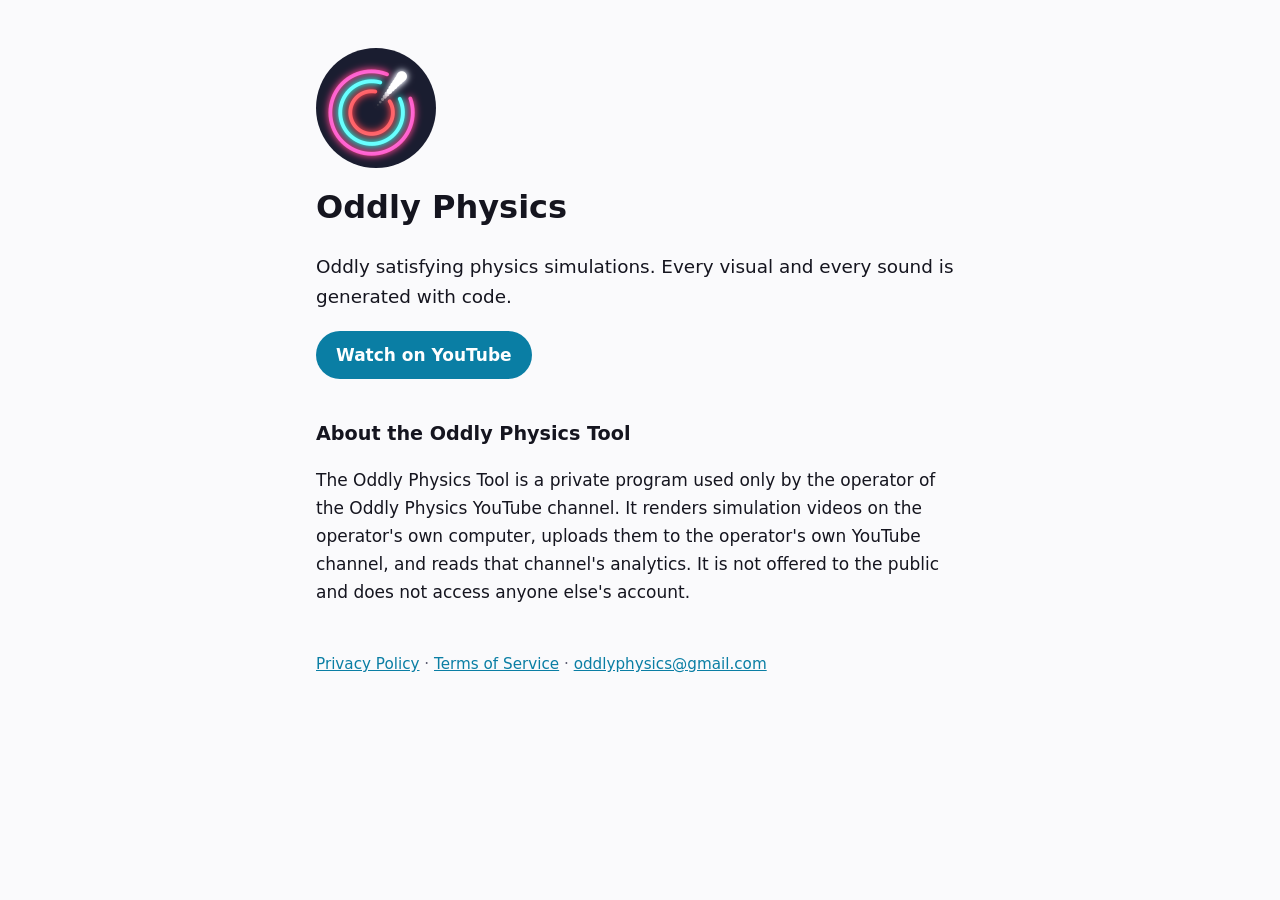
<file: index.html>
<!doctype html>
<html lang="en">
<head>
<meta charset="utf-8">
<meta name="viewport" content="width=device-width, initial-scale=1">
<title>Oddly Physics</title>
<meta name="google-site-verification" content="hf14etW6Zvw2OyL-036077XIvr5RI6JRD_fLzlNL5Fk" />
<link rel="stylesheet" href="style.css">
</head>
<body>
<main>
  <img src="icon.png" alt="" class="icon" width="120" height="120">
  <h1>Oddly Physics</h1>
  <p class="lead">Oddly satisfying physics simulations. Every visual and every sound is generated with code.</p>
  <p><a class="button" href="https://www.youtube.com/@OddlyPhysicsLab">Watch on YouTube</a></p>

  <h2>About the Oddly Physics Tool</h2>
  <p>The Oddly Physics Tool is a private program used only by the operator of the Oddly Physics YouTube channel.
  It renders simulation videos on the operator's own computer, uploads them to the operator's own YouTube channel,
  and reads that channel's analytics. It is not offered to the public and does not access anyone else's account.</p>

  <footer>
    <a href="privacy.html">Privacy Policy</a> · <a href="terms.html">Terms of Service</a> ·
    <a href="mailto:oddlyphysics@gmail.com">oddlyphysics@gmail.com</a>
  </footer>
</main>
</body>
</html>
</file>
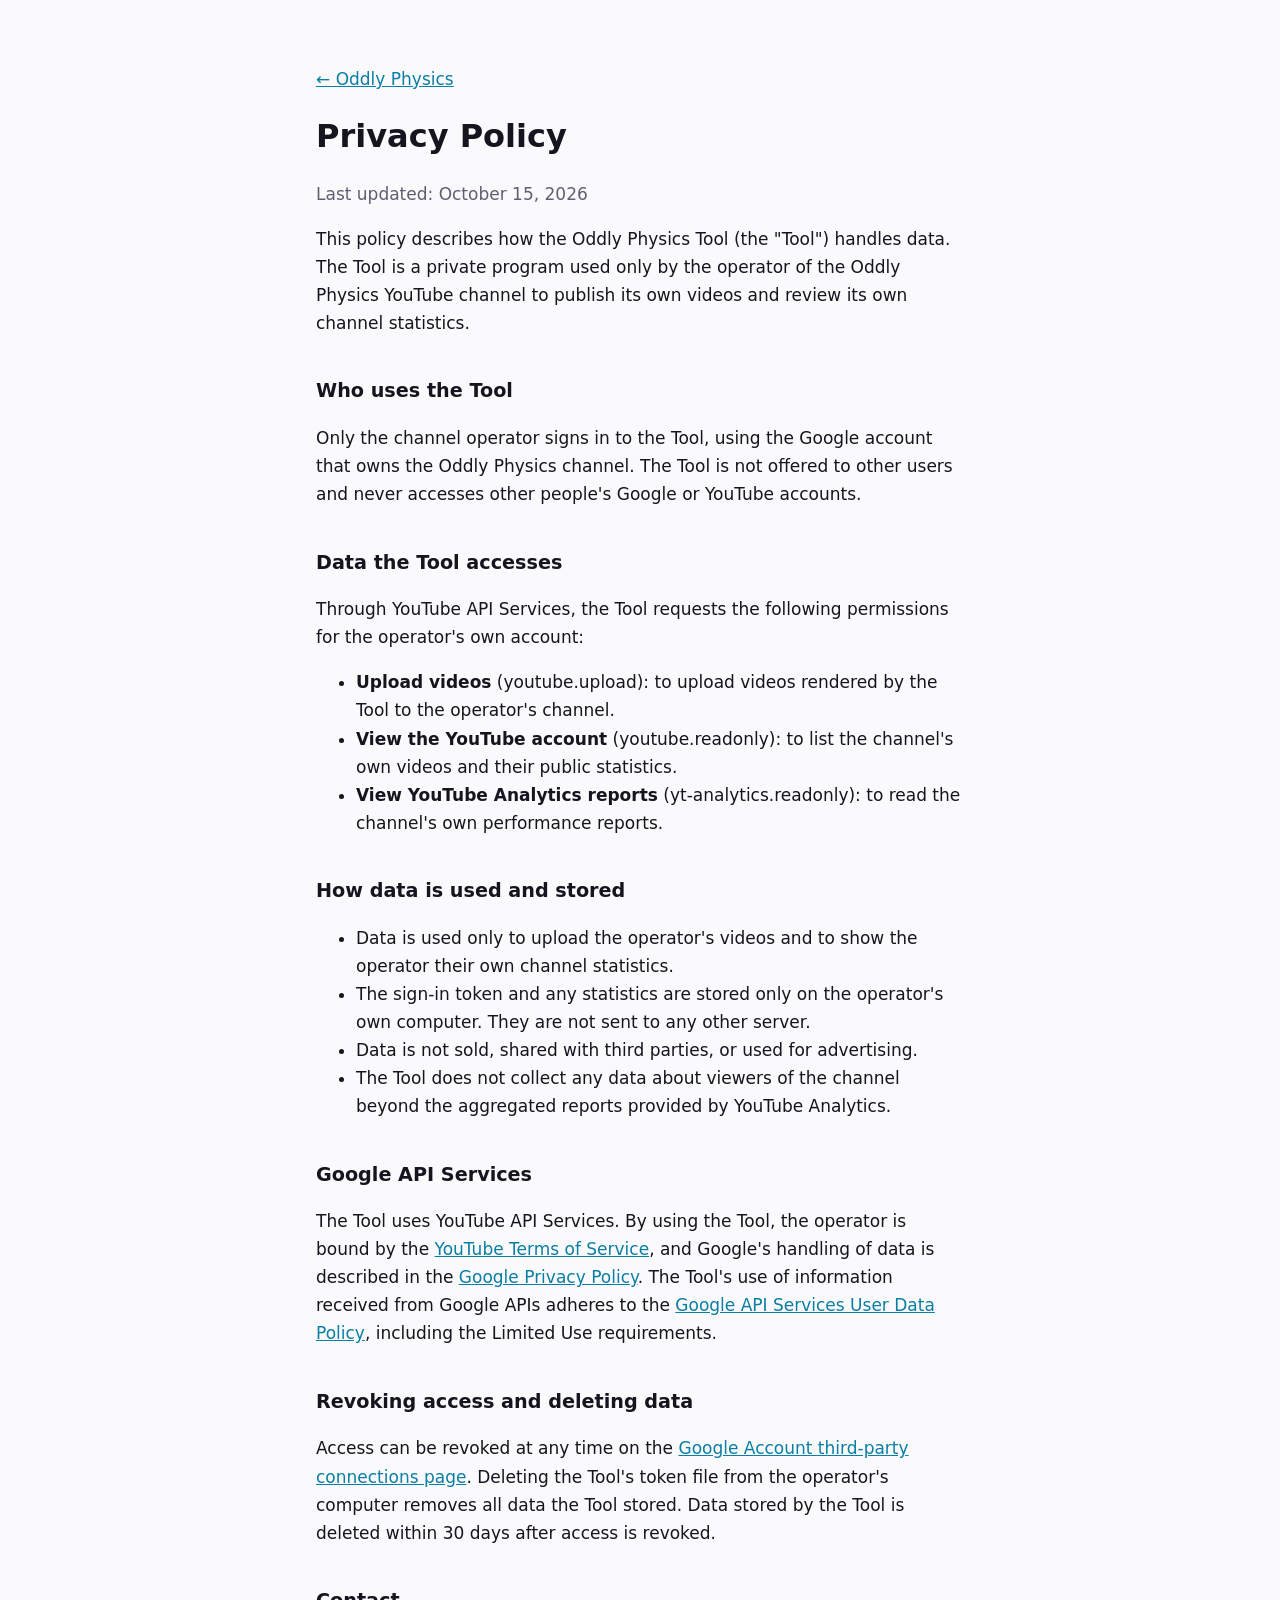
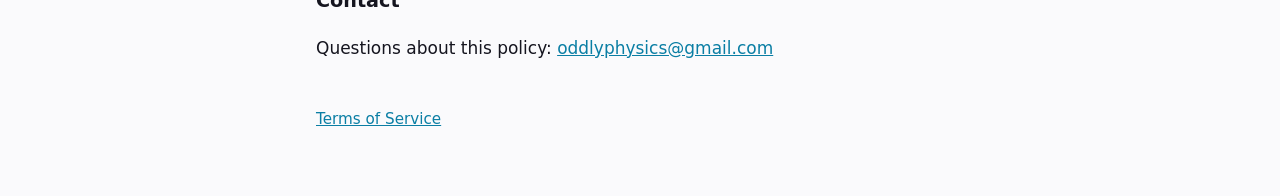
<file: privacy.html>
<!doctype html>
<html lang="en">
<head>
<meta charset="utf-8">
<meta name="viewport" content="width=device-width, initial-scale=1">
<title>Privacy Policy · Oddly Physics</title>
<link rel="stylesheet" href="style.css">
</head>
<body>
<main>
  <p><a href="index.html">← Oddly Physics</a></p>
  <h1>Privacy Policy</h1>
  <p class="muted">Last updated: October 15, 2026</p>

  <p>This policy describes how the Oddly Physics Tool (the "Tool") handles data. The Tool is a private program used only by
  the operator of the Oddly Physics YouTube channel to publish its own videos and review its own channel statistics.</p>

  <h2>Who uses the Tool</h2>
  <p>Only the channel operator signs in to the Tool, using the Google account that owns the Oddly Physics channel.
  The Tool is not offered to other users and never accesses other people's Google or YouTube accounts.</p>

  <h2>Data the Tool accesses</h2>
  <p>Through YouTube API Services, the Tool requests the following permissions for the operator's own account:</p>
  <ul>
    <li><strong>Upload videos</strong> (youtube.upload): to upload videos rendered by the Tool to the operator's channel.</li>
    <li><strong>View the YouTube account</strong> (youtube.readonly): to list the channel's own videos and their public statistics.</li>
    <li><strong>View YouTube Analytics reports</strong> (yt-analytics.readonly): to read the channel's own performance reports.</li>
  </ul>

  <h2>How data is used and stored</h2>
  <ul>
    <li>Data is used only to upload the operator's videos and to show the operator their own channel statistics.</li>
    <li>The sign-in token and any statistics are stored only on the operator's own computer. They are not sent to any other server.</li>
    <li>Data is not sold, shared with third parties, or used for advertising.</li>
    <li>The Tool does not collect any data about viewers of the channel beyond the aggregated reports provided by YouTube Analytics.</li>
  </ul>

  <h2>Google API Services</h2>
  <p>The Tool uses YouTube API Services. By using the Tool, the operator is bound by the
  <a href="https://www.youtube.com/t/terms">YouTube Terms of Service</a>, and Google's handling of data is described in the
  <a href="https://policies.google.com/privacy">Google Privacy Policy</a>.
  The Tool's use of information received from Google APIs adheres to the
  <a href="https://developers.google.com/terms/api-services-user-data-policy">Google API Services User Data Policy</a>,
  including the Limited Use requirements.</p>

  <h2>Revoking access and deleting data</h2>
  <p>Access can be revoked at any time on the
  <a href="https://myaccount.google.com/connections">Google Account third-party connections page</a>.
  Deleting the Tool's token file from the operator's computer removes all data the Tool stored.
  Data stored by the Tool is deleted within 30 days after access is revoked.</p>

  <h2>Contact</h2>
  <p>Questions about this policy: <a href="mailto:oddlyphysics@gmail.com">oddlyphysics@gmail.com</a></p>

  <footer><a href="terms.html">Terms of Service</a></footer>
</main>
</body>
</html>
</file>
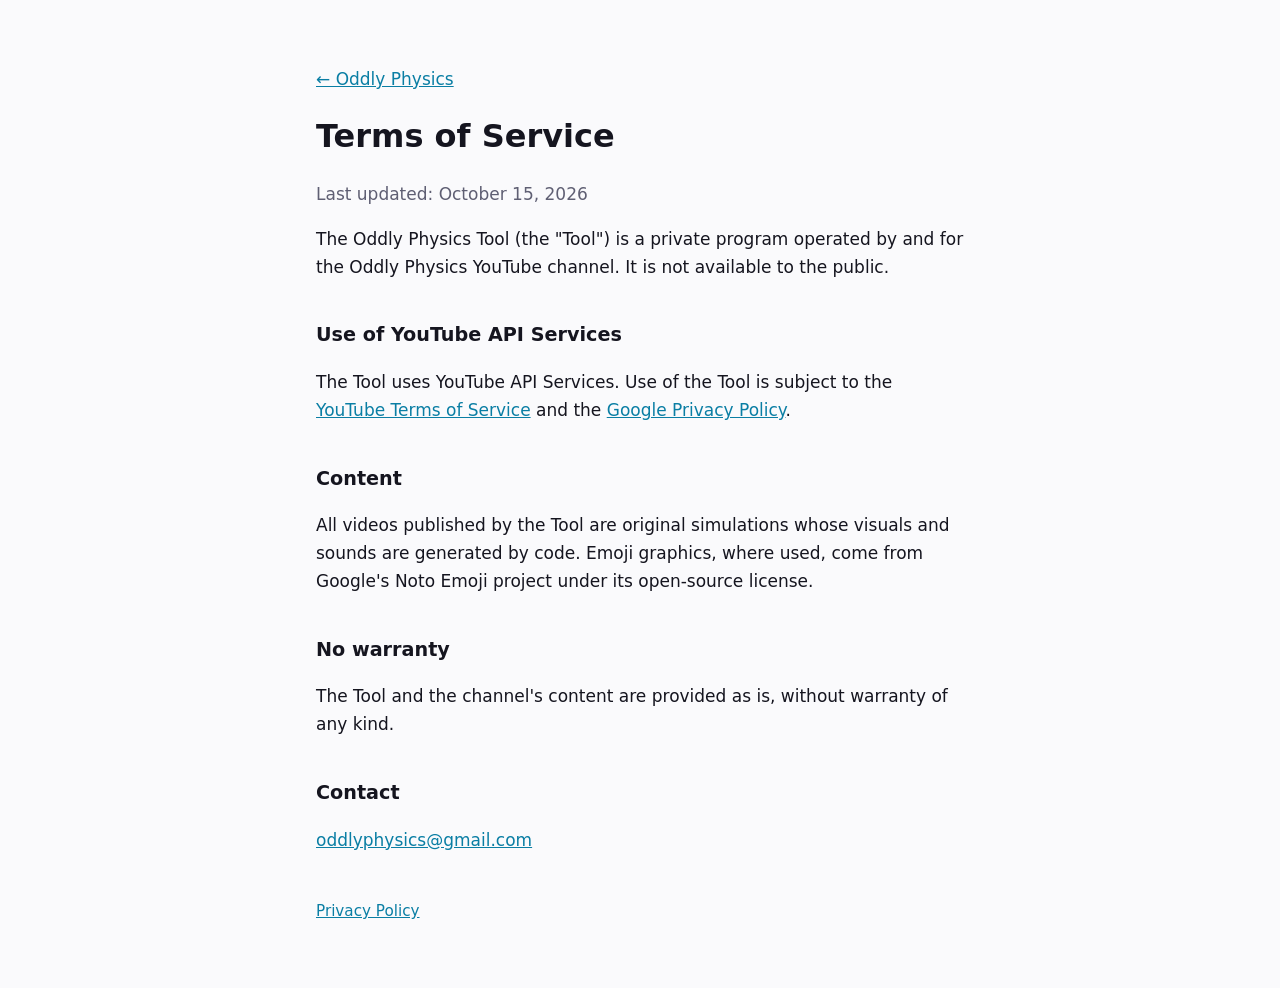
<file: terms.html>
<!doctype html>
<html lang="en">
<head>
<meta charset="utf-8">
<meta name="viewport" content="width=device-width, initial-scale=1">
<title>Terms of Service · Oddly Physics</title>
<link rel="stylesheet" href="style.css">
</head>
<body>
<main>
  <p><a href="index.html">← Oddly Physics</a></p>
  <h1>Terms of Service</h1>
  <p class="muted">Last updated: October 15, 2026</p>

  <p>The Oddly Physics Tool (the "Tool") is a private program operated by and for the Oddly Physics YouTube channel.
  It is not available to the public.</p>

  <h2>Use of YouTube API Services</h2>
  <p>The Tool uses YouTube API Services. Use of the Tool is subject to the
  <a href="https://www.youtube.com/t/terms">YouTube Terms of Service</a> and the
  <a href="https://policies.google.com/privacy">Google Privacy Policy</a>.</p>

  <h2>Content</h2>
  <p>All videos published by the Tool are original simulations whose visuals and sounds are generated by code.
  Emoji graphics, where used, come from Google's Noto Emoji project under its open-source license.</p>

  <h2>No warranty</h2>
  <p>The Tool and the channel's content are provided as is, without warranty of any kind.</p>

  <h2>Contact</h2>
  <p><a href="mailto:oddlyphysics@gmail.com">oddlyphysics@gmail.com</a></p>

  <footer><a href="privacy.html">Privacy Policy</a></footer>
</main>
</body>
</html>
</file>
<file: style.css>
:root {
  --bg: #0b0c14;
  --text: #e8e8f0;
  --muted: #9a9ab0;
  --accent: #5ae6ff;
  --accent-text: #0b0c14;
}
@media (prefers-color-scheme: light) {
  :root {
    --bg: #fafafc;
    --text: #15151f;
    --muted: #5f5f73;
    --accent: #0a7ea4;
    --accent-text: #ffffff;
  }
}
* { box-sizing: border-box; }
body {
  margin: 0;
  background: var(--bg);
  color: var(--text);
  font: 17px/1.65 system-ui, -apple-system, "Segoe UI", Roboto, sans-serif;
}
main { max-width: 680px; margin: 0 auto; padding: 48px 16px 64px; }
h1 { font-size: 2rem; margin: 0.4em 0; }
h2 { font-size: 1.2rem; margin-top: 2em; }
a { color: var(--accent); }
.icon { border-radius: 50%; display: block; }
.lead { font-size: 1.15rem; }
.muted { color: var(--muted); }
.button {
  display: inline-block;
  padding: 10px 20px;
  border-radius: 999px;
  background: var(--accent);
  color: var(--accent-text);
  text-decoration: none;
  font-weight: 600;
}
footer { margin-top: 3em; color: var(--muted); font-size: 0.95rem; }
</file>
